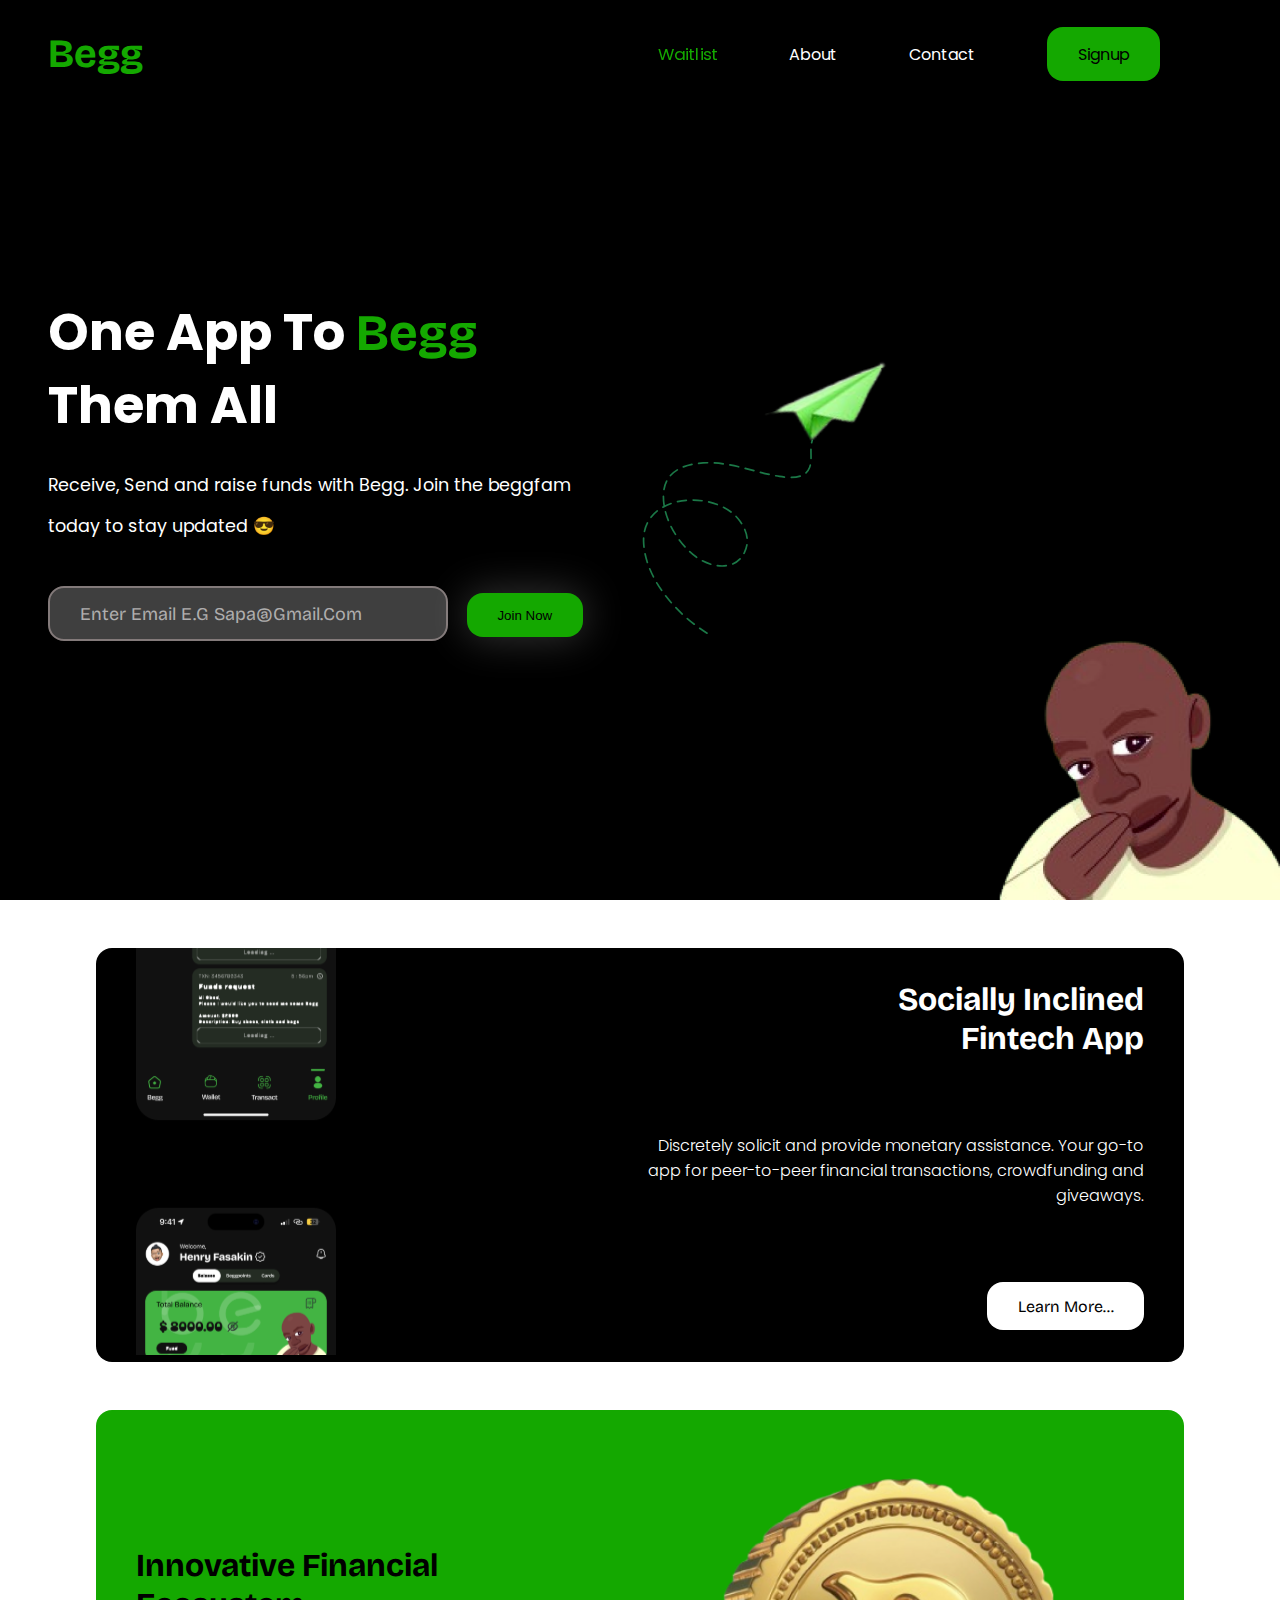
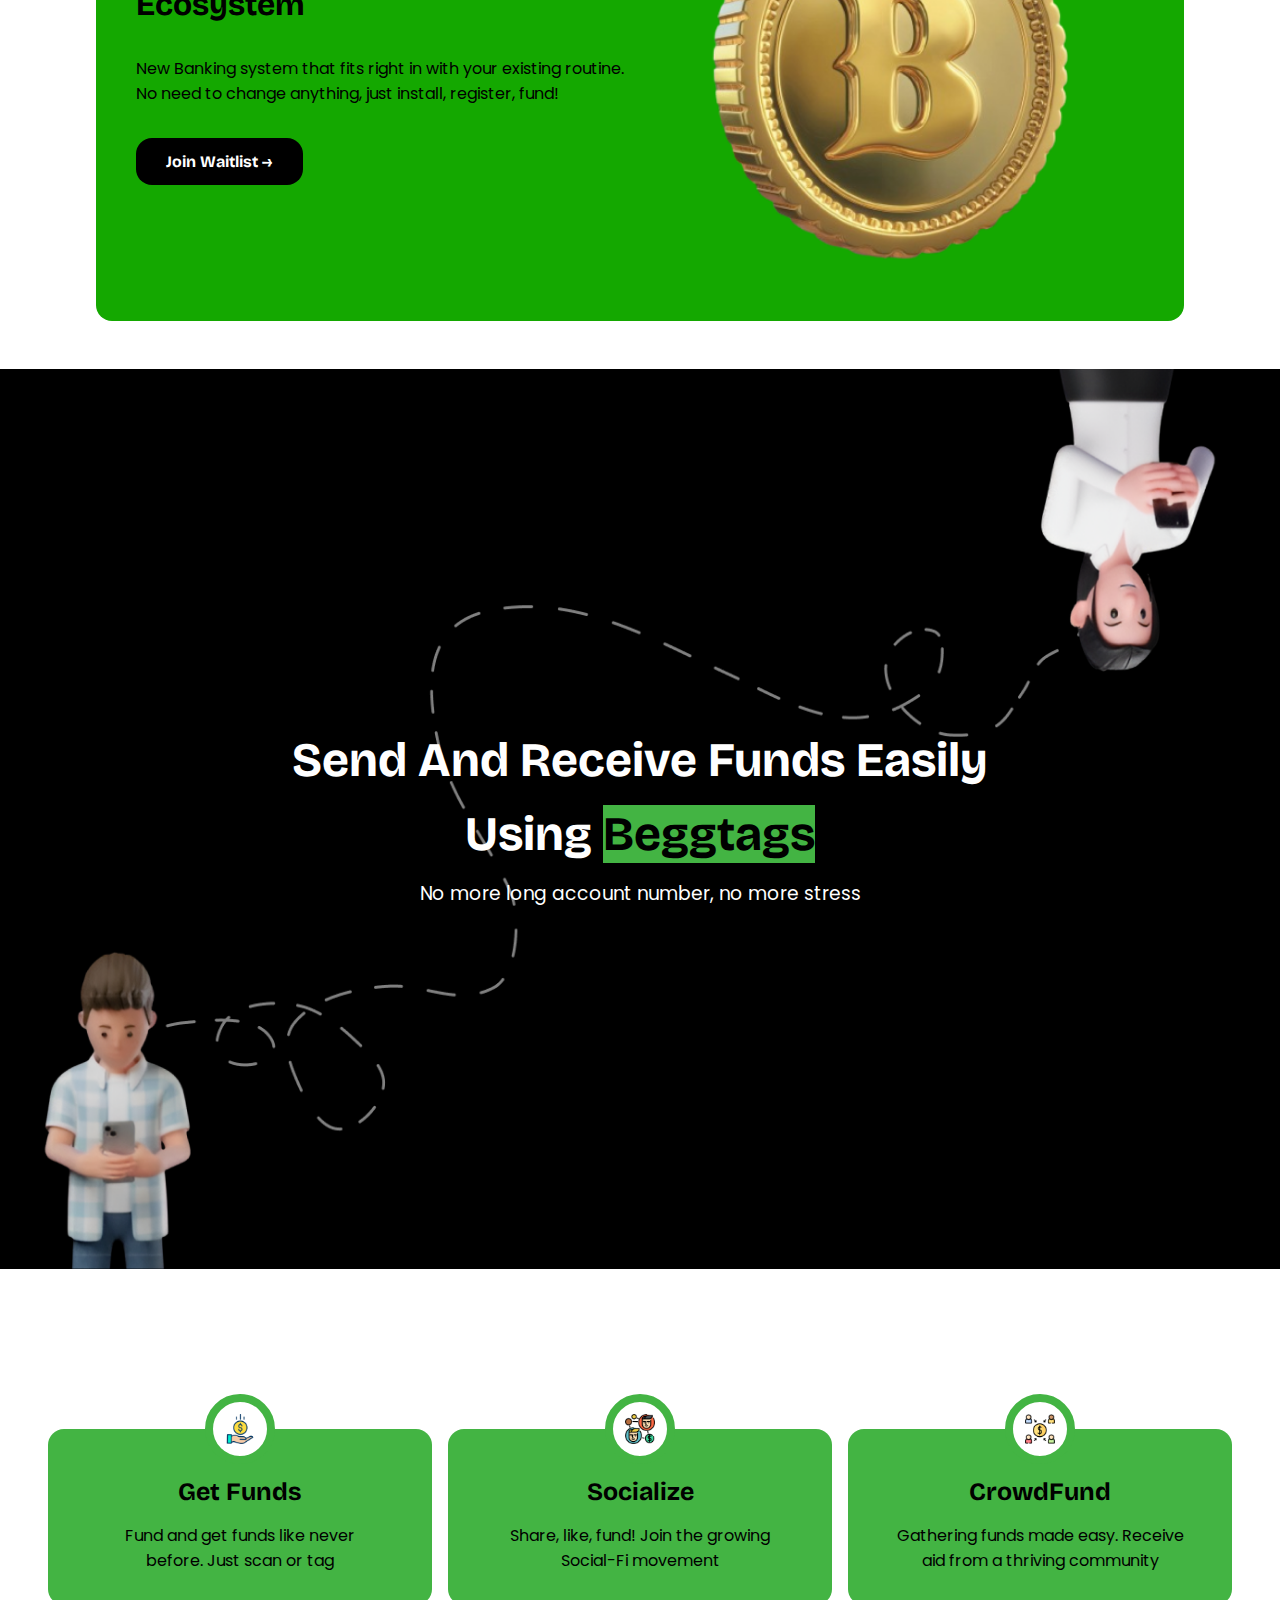
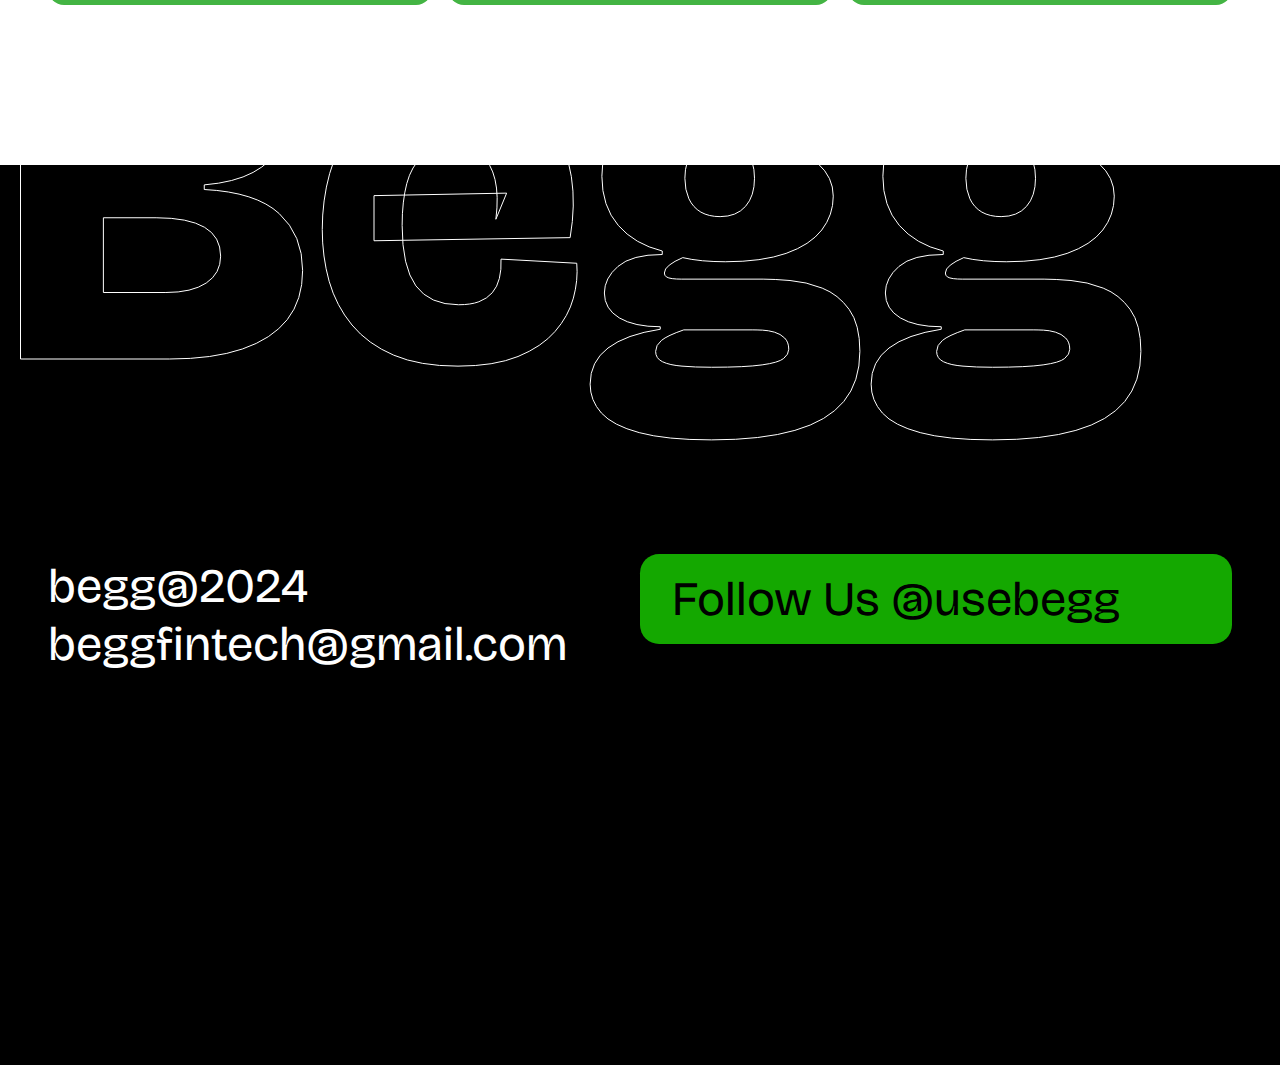
<file: index.html>
<!DOCTYPE html>
<html lang="en">
<head>
    <!-- Google tag (gtag.js) -->
    <script async src="https://www.googletagmanager.com/gtag/js?id=G-X93PS53XDB"></script>
    <script>
        window.dataLayer = window.dataLayer || [];
        function gtag(){dataLayer.push(arguments);}
        gtag('js', new Date());

        gtag('config', 'G-X93PS53XDB');
    </script>
    <meta charset="UTF-8">
    <meta name="viewport" content="width=device-width, initial-scale=1.0">
    <title>Begg Waitlist</title>
    <link rel="stylesheet" href="style.css">
    <link href="https://iconsax.gitlab.io/i/icons.css" rel="stylesheet">
    <link rel="stylesheet" href="https://cdnjs.cloudflare.com/ajax/libs/font-awesome/6.5.2/css/all.min.css" integrity="sha512-SnH5WK+bZxgPHs44uWIX+LLJAJ9/2PkPKZ5QiAj6Ta86w+fsb2TkcmfRyVX3pBnMFcV7oQPJkl9QevSCWr3W6A==" crossorigin="anonymous" referrerpolicy="no-referrer" />
</head>
<body>
    <main>
        <div class="big-wrapper">
            <img src="./assets/beggman.png" alt="Begg illustration" class="shape">
            <header>
                <div class="container">
                    <div class="logo">
                        <!-- <img src="./assets/logo.svg" alt="Logo"> -->
                        <h3>Begg</h3>
                    </div>

                    <div class="links">
                        <ul>
                            <li><a href="#" class="active">Waitlist</a></li>
                            <li><a href="#">About</a></li>
                            <li><a href="#">Contact</a></li>
                            <li><a href="#" class="btn">Signup</a></li>
                        </ul>
                    </div>

                    <div class="overlay"></div>

                    <div class="hamburger-menu">
                        <div class="bar"></div>
                    </div>
                </div>
            </header>

            <div class="showcase-area">
                <div class="container">
                    <div class="left">
                        <div class="big-title">
                            <h1>One app to <span>Begg</span></h1>
                            <h1>them all</h1>
                        </div>
                        <p class="text">Receive, Send and raise funds with Begg. Join the beggfam today to stay updated 😎</p>
                        <form class="cta" id="cta">
                            <input type="text" name="email" id="email" placeholder="Enter Email E.g sapa@gmail.com">
                            <button class="btn">Join now</button>
                        </form>
                    </div>
                    <div class="right">
                        <img src="./assets/send illustration.svg" alt="Begg illustration">
                    </div>
                </div>
            </div>
            <!-- <div class="bottom-area">
                <div class="container">
                    <div class="toggle-btn">
                        <i class="iconsax" icon-name="sun"></i>
                        <i class="iconsax" icon-name="moon"></i>
                    </div>
                </div>  
            </div> -->
        </div>

        <div class="about-section">
            <div class="container">
                <div class="box">
                    <div class="left">
                        <img src="./assets/chat.svg" alt="">
                        <img src="./assets/home.svg" alt="">
                    </div>
                    <div class="right">
                        <div class="heading">
                            <h1>Socially Inclined</h1>
                            <h1> Fintech App</h1>
                        </div>
                        <p>Discretely solicit and provide monetary assistance. Your go-to app for peer-to-peer financial transactions, crowdfunding and giveaways.</p>
                        <div class="btn-secondary">Learn More...</div>
                    </div>
                </div>
            </div>
        </div>
        <div class="token-section">
            <div class="container">
                <div class="box">
                    <div class="left">
                        <div class="heading">
                            <h1>Innovative Financial</h1>
                            <h1>Ecosystem</h1>
                        </div>
                        <p>New Banking system that fits right in with your existing routine. No need to change anything, just install, register, fund!</p>
                        <div class="btn-secondary">Join Waitlist &rarr;</div>
                    </div>
                    <div class="right">
                        <img src="./assets/token.png" alt="beggtokens">
                    </div>
                </div>
            </div>
        </div>

        <div class="play-area">
            <img src="./assets/playarea.png" alt="">
            <div class="container">
                <h1>Send And Receive Funds Easily</h1>
                <h1>Using <span>Beggtags</span></h1>
                <h3>No more long account number, no more stress</h3>
            </div>
        </div>

        <div class="cards-section">
            <div class="container">
                <div class="cards">
                    <div class="img-section"><img src="./assets/request.png" alt="request image"></div>
                    <h3>Get funds</h3>
                    <p>Fund and get funds like never before. Just scan or tag</p>
                    </div>
                <div class="cards">
                    <div class="img-section"><img src="./assets/socialize.png" alt="socialize"></div>
                    <h3>Socialize</h3>
                    <p>Share, like, fund! Join the growing Social-Fi movement</p>
                </div>
                <div class="cards">
                    <div class="img-section"><img src="./assets/crowdfund.png" alt="crowdfund"></div>
                    <h3>CrowdFund</h3>
                    <p>Gathering funds made easy. Receive aid from a thriving community</p>
                </div>
            </div> 
        </div>
        <footer>
            <div class="logo">Begg</div>
            <div class="container">
                <div class="left">
                    <div class="copyright">begg@2024</div>
                    <div class="email">beggfintech@gmail.com</div>
                </div>
                <div class="right">
                    <a class="follow" href="https://twitter.com/intent/follow?screen_name=usebegg">Follow Us @usebegg</a>
                    <div class="icons">
                        <!-- <a href="https://instagram.com/usebegg"><i class="fa-brands fa-facebook"></i></a> -->
                        <a href="https://instagram.com/usebegg"><i class="fa-brands fa-instagram"></i></a>
                        <a href="https://twitter.com/intent/follow?screen_name=usebegg"><i class="fa-brands fa-twitter"></i></a>
                    </div>
                </div>
            </div>
        </footer>
    </main>
    <script src="app.js"></script>
</body>
</html>
</file>
<file: style.css>
@import url('https://fonts.googleapis.com/css2?family=Poppins:ital,wght@0,100;0,200;0,300;0,400;0,500;0,600;0,700;0,800;0,900;1,100;1,200;1,300;1,400;1,500;1,600;1,700;1,800;1,900&display=swap');
@import url('https://fonts.googleapis.com/css2?family=Bricolage+Grotesque:opsz,wght@12..96,200..800&family=Poppins:ital,wght@0,100;0,200;0,300;0,400;0,500;0,600;0,700;0,800;0,900;1,100;1,200;1,300;1,400;1,500;1,600;1,700;1,800;1,900&display=swap');

:root {
    --backgroundColor: #000;
    --textColor: #fff;
    --primaryColor2: #43B443;
    --primaryColor: #14a800;
    --hoverColor2: #32DE84;
    --hoverColor: #43B443;
    --inputColor: #d4cfcf;
    --placeholderColor2: #ebdada;
}

.dark {
    --backgroundColor: #fff;
    --textColor: #000;
    --primaryColor: #43B443;
    --hoverColor: #32DE84;
    --inputColor: #837a7a;
    --placeholderColor: #ebdada;
}

*,
*::before,
*::after {
    padding: 0;
    margin: 0;
    box-sizing: border-box;
}


body {
    font-family: 'Poppins', sans-serif;
}

.iconsax {
    font-size: 30px;
    color: var(--textColor);
}

img {
    width: 100%;
}

a {
    text-decoration: none;
}

.big-wrapper {
    position: relative;
    display: flex;
    flex-direction: column;
    width: 100%;
    padding: 1.7rem 0 2rem;
    min-height: 100vh;
    overflow: hidden;
    background-color: var(--backgroundColor);
    color: var(--textColor);
}

.showcase-area .container {
    padding-top: 10.5em;
}

.container {
    position: relative;
    max-width: 81rem;
    width: 100%;
    margin: 0 auto;
    padding: 0 3rem;
    z-index: 10;
}

header {
    position: relative;
    z-index: 70;
}

header .container {
    display: flex;
    justify-content: space-between;
    align-items: center;
}

.overlay {
    display: none;
}

.logo {
    display: flex;
    align-items: center;
    cursor: pointer;
    height: 50px;
}

.logo img {
    width: 50px;
    height: 50px;
    margin-right: 1.2rem;
    margin-top: 0.6rem;
}

.logo h3 {
    color: var(--textColor);
    font-weight: 700;
    line-height: 1.2;
    font-size: 2.5rem;
    font-family: "Bricolage Grotesque", sans-serif;
    color: var(--primaryColor)
}

header .links ul{
    display: flex;
    list-style: none;
    align-items: center;
}

header .links a {
    color: var(--textColor);
    margin-right: 4.5rem;
    display: inline-block;
    transition: 0.2s;
}

header .links a:hover, header .links a.active {
    color: var(--primaryColor);
    transform: scale(1.05);
}

header .left .cta {
    display: flex;
    width: 100%;
    justify-content: space-between;
}

.cta input {
    border: 2px solid #837a7a;
    border-radius: 16px;
    font-size: 18px;
    padding: 0.9rem 1.9rem;
    text-transform: capitalize;
    outline: none;
    background-color: #3f3f3f;
    font-family: "Bricolage Grotesque", sans-serif;
    color: var(--textColor);
    margin-right: 15px;
    flex: 3;
    min-width: 400px;
}

.cta input::placeholder {
    color: #afaeae;
}

.cta .btn {
    flex: 1;
}

.btn {
    display: inline-block;
    color: var(--backgroundColor) !important;
    background-color: var(--primaryColor);
    border-radius: 16px;
    padding: 0.9rem 1.9rem;
    text-transform: capitalize;
    transition: 0.3s ease-in-out;
    border: none;
    outline: none;
}

.btn:hover {
    background-color: var(--hoverColor);
    transform: scale(1) !important;
}

header .hamburger-menu {
    width: 2rem;
    height: 2rem;
    display: flex;
    justify-content: center;
    align-items: center;
    cursor: pointer;
    position: relative;
    z-index: 99;
    display: none;
}

header .hamburger-menu .bar {
    position: relative;
    height: 3px;
    width: 100%;
    background-color: var(--textColor);
    transition: .5s;
    border-radius: 3px;
}

.bar::before, .bar::after {
    content: "";
    position: absolute;
    width: 100%;
    height: 100%;
    background-color: var(--textColor);
    border-radius: 3px;
}

.bar::before {
    transform: translateY(-8px);
}

.bar::after {
    transform: translateY(8px);
}

.big-wrapper.active .hamburger-menu .bar {
    background-color: transparent;
}

.big-wrapper.active .hamburger-menu .bar::before {
    transform: translateY(0) rotate(-45deg);
}
.big-wrapper.active .hamburger-menu .bar::after {
    transform: translateY(0) rotate(45deg);
}

.showcase-area .container {
    display: grid;
    grid-template-columns: 1fr 1fr;
    align-items: center;
    margin-top: 3rem;
    justify-content: center;
}

.showcase-area .container .right{
    display: grid;
    grid-template-columns: repeat(2, 1fr);
    align-items: center;
    justify-content: center;
}

.right img {
    height: 100%;
    width: 100%;
}

.big-title {
    font-size: 1.6rem;
    text-transform: capitalize;
    line-height: 1.4;
}

.big-title h1 span {
    color: var(--primaryColor);
    font-family: 'Bricolage Grotesque', sans-serif;
}

.text {
    font-size: 1.1rem;
    margin: 1.5rem 0 2.5rem;
    max-width: 550px;
    line-height: 2.3;
}

.showcase-area .btn {
    box-shadow: 0 0 40px 2px rgba(255, 255, 255, 0.2);
}

.toggle-btn {
    display: flex;
    border: none;
    background: var(--primaryColor);
    color: var(--textColor);
    outline: none;
    cursor: pointer;
    height: 45px;
    width: 45px;
    border-radius: 50%;
    padding: 5px;
    align-items: center;
    justify-content: center;
    transition: 0.3s;
}

.toggle-btn:hover {
    background-color: var(--hoverColor);
    
}

.toggle-btn:hover i {
    color: var(--backgroundColor);
    font-weight: bold;
}

.toggle-btn i {
    line-height: 39px;
    padding: 20px;
}

.toggle-btn i:last-child {
    display: none;
}

.shape {
    position: absolute;
    z-index: 0;
    height: 300px;
    width: 300px;
    bottom: 0;
    right: 0;
}

.about-section, .token-section {
    display: flex;
    padding: 3rem;
}

.token-section {
    padding-top: 0;
}

.about-section .container .box, .token-section .container .box {
    position: relative;
    display: grid;
    grid-template-columns: repeat(2, 1fr);
    color: var(--textColor);
    padding: 0 2.5rem;
    background-color: var(--backgroundColor);
    border-radius: 1em;
}

.about-section .container .box .left {
    display: block;
    flex: 1;
    width: 300px;
}

.about-section .container .box .left img {
    height: 200px;
    width: 200px;
}

.about-section .container .box .right,
.token-section .container .box .left {
    display: flex;
    flex: 2;
    align-items: end;
    padding: 2rem 0;
    flex-direction: column;
    justify-content: space-between;
    color: var(--textColor);
    background-color: var(--backgroundColor);
    font-family: "Bricolage Grotesque", sans-serif;
    text-align: right;
}

.container .box .right .heading {
    display: flex;
    flex-direction: column;
    align-content: end;
}

.container .box  p {
    font-weight: 300;
    font-family: "Poppins", sans-serif;
}

.container .box .right .btn-secondary, .token-section .box .left .btn-secondary {
    background: var(--textColor);
    color: var(--backgroundColor);
    border-radius: 16px;
    padding: 0.9rem 1.9rem;
}

.token-section .container .box {
    background-color: var(--primaryColor);
    color: var(--backgroundColor);
}

.token-section .container .box .left {
    background-color: var(--primaryColor);
    color: var(--backgroundColor);
    display: flex;
    flex-direction: column;
    justify-content: center;
    text-align: left;
    align-items: flex-start;
}

.token-section .container .box .left .btn-secondary {
    background-color: var(--backgroundColor);
    color: var(--textColor);
    font-weight: bold;
}

.token-section .container .box .left p {
    font-weight: 400;
    margin: 2rem 0;
}

.play-area {
    position: relative;
    height: 100vh;
    display: flex;
    justify-content: center;
    align-items: center;
    background-color: var(--backgroundColor);
    color: var(--textColor);
}

.play-area img {
    height: 100%;
    max-width: 81rem;
    left: calc(50% - 40rem);
    position: absolute;
}

.play-area .container {
    display: flex;
    flex-direction: column;
    align-items: center;
}

.play-area .container h1 {
    font-size: 3rem;
    font-weight: 700;
    font-family: "Bricolage Grotesque", sans-serif;
    margin-bottom: 1rem;
}

.play-area .container h1 span {
    background-color: var(--hoverColor);
    color: var(--backgroundColor);
}

.play-area .container h3 {
    font-weight: 400;
}

.cards-section {
    display: flex;
    justify-content: center;
}

.cards-section .container{
    margin: 10rem 0;
    display: grid;
    grid-template-columns: repeat(3, 1fr);
    gap: 1rem;
}

.cards-section .cards {
    position: relative;
    padding: 2rem 3rem;
    background-color: var(--hoverColor);
    border-radius: 16px;
    text-align: center;
}

.cards-section .cards .img-section {
    position: absolute;
    background-color: var(--textColor);
    padding: 0.5rem;
    width: 70px;
    height: 70px;
    border-radius: 50%;
    display: flex;
    justify-content: center;
    align-items: center;
    top: -35px;
    left: calc(50% - 35px);
    border: 8px solid var(--hoverColor);
}

.cards-section .cards img {
    height: 30px;
    width: 30px;
}

.cards-section .cards h3 {
    margin: 1rem;
    font-size: 25px;
    font-family: "Bricolage Grotesque", sans-serif;
    font-weight: 700;
    text-transform: capitalize;
}

footer {
    height: 100vh;
    font-size: 3em;
    width: 100%;
    background-color: var(--backgroundColor);
    color: var(--textColor);
    font-family: "Bricolage Grotesque", sans-serif;
    display: flex;
    justify-content: center;
}

footer .container {
    display: grid;
    grid-template-columns: 1fr 1fr;
    height: 100%;
}

footer .container .left, footer .container .right {
    display: flex;
    height: 100%;
    flex-direction: column;
    justify-content: center;
    flex: 1;
}

footer .logo {
    position: absolute;
    left: 0;
    font-size: 40vw;
    font-weight: 900;
    font-family: "Bricolage Grotesque", sans-serif;
    -webkit-text-stroke: 1px var(--textColor); /* For Safari/Chrome */
    text-stroke: 1px var(--textColor); /* Standard syntax */
    color: transparent; /* Hide the original text color */
}

.follow {
    background-color: var(--primaryColor);
    padding: 1rem 2rem;
    color: var(--backgroundColor);
    border-radius: 0.4em;
    max-width: 100%;
}

.icons {
    margin-top: 2rem;
    display: flex;
    /* justify-content: space-between; */
}

.icons a {
    color: var(--textColor);
    margin-right: 1.5em;
}

.icons a i {
    font-size: 80px;
}

/* Handle responsiveness of the page for tab screens */
@media screen and (max-width: 980px) {
    .big-wrapper {
        justify-content: space-between;
    }
    header .hamburger-menu {
        display: flex;
    }

    .links {
        position: fixed;
        width: 100%;
        top: 0;
        right: 0;
        max-width: 450px;
        height: 100%;
        background-color: var(--primaryColor);
        z-index: 95;
        display: flex;
        justify-content: center;
        align-items: center;
        transform: translateX(100%);
        transition: .5s;
    }

    .links ul {
        flex-direction: column;
    }

    .links ul li a {
        color: var(--backgroundColor);
        padding: 2rem 0;
        margin-right: 0;
    }

    .links ul li a:hover {
        color: var(--textColor);
    }

    header .links a.active {
        color: var(--textColor);
    }

    .links .btn {
        background: none;
    }

    footer .container {
        grid-template-columns: 1fr;
    }

    .overlay {
        display: block;
        position: fixed;
        top: 0;
        left: 0;
        right: 0;
        bottom: 0;
        background-color: rgba(0, 0, 0, 0.7);
        opacity: 0;
        pointer-events: none;
    }

    .big-wrapper.active .links {
        transform: translateX(0);
        box-shadow: 0 0 50px 2px rgba(0, 0, 0, 0.4);
    }

    .big-wrapper.active .overlay {
        pointer-events: all;
        opacity: 1;
    }

    .showcase-area {
        padding: 2.5rem 0;
        max-width: 700px;
        margin: 0 auto;
    }

    .showcase-area .container {
        grid-template-columns: 1fr;
        justify-content: center;
        grid-gap: 2rem;
    }

    .showcase-area .container .right img {
        width: 100%;
        transform: none;
    }

    .play-area img {
        left: 0;
    }

    .cards-section .container {
        grid-template-columns: 1fr;
        grid-gap: 4em;
    }
}

/* Handle responsiveness for mobile screens */
@media screen and (max-width: 750px) {

    header .container{
        padding: 0 2rem;
    }

    .showcase-area {
        display: flex;
        align-items: center;
        justify-content: center;
        max-width: 100vw;
    }

    .showcase-area .container {
        display: flex;
        flex-direction: column;
        padding: 1.5rem;
        margin: 0 0.5rem;
        overflow: scroll;
        grid-gap: 0;
        justify-content: left;
        text-align: left;
    }

    .showcase-area .container .left {
        width: 100%;
        flex: 1;
        display: flex;
        flex-direction: column;
        text-align: left;
    }

    .showcase-area .container .left p {
        line-height: 1.5;
        text-align: left;
    }

    .showcase-area .container .left input {
        width: 100%;
        min-width: 200px;
    }

    .big-title {
        font-size: 1.5rem;
        text-align: left;
        line-height: 1;
    }

    .big-title span {
        font-family: "Bricolage Grotesque", sans-serif;
    }

    .text {
        text-align: center;
    }

    .cta {
        flex-direction: column;
    }

    .cta .btn , .cta input{
        width: 100%;
    }

    .cta .btn {
        margin-top: 1rem;
        text-align: center;
    }

    .about-section, .token-section {
        padding: 2rem 0;
    }

    .token-section {
        padding-top: 0;
    }

    .about-section .container, .token-section .container {
        padding: 0 1.5rem;
    }

    .about-section .container .box, .token-section .container .box{
        grid-template-columns: 1fr;
        padding: 0 1.5rem;
        position: relative;
        width: 100%;
    }

    .about-section .container .box .left {
        position: absolute;
        display: none;
    }

    .about-section .container .box .right {
        width: 100%;
        align-items: start;
        text-align: left;        
    }

    .about-section .container .box .right .heading,
    .token-section .container .box .left .heading {
        margin-bottom: 0.5rem;
    }

    .about-section .container .box .right .heading h1,
    .token-section .container .box .left .heading h1 {
        text-align: left;
        font-size: 1.5rem;
    }

    .about-section .container .box .right p, .token-section .container .box .left p {
        font-size: 0.9rem;
    }

    .token-section .container .box .left p {
        font-weight: 400;
        margin: 0.5rem 0;
    }

    .token-section .container .box .right img {
        display: none;
    }

    .btn-secondary {
        width: 100%;
        text-align: center;
        font-weight: bold;
        margin-top: 0.5rem;
        border: none;
        outline: none;
    }

    .cards-section .container {
        margin: 4em 0;
    }

    footer {
        height: 50vh;
    }

    footer .container {
        max-width: 100vw;
    }

    footer .container .left {
        display: flex;
        flex-direction: column;
        justify-content: end;
        font-size: 1.5rem;
        max-width: 100%;
    }

    footer .follow {
        font-size: 1.1rem;
    }

    .play-area {
        height: 40vh;
    }

    .play-area .container {
        padding: 0 1.5rem;
        align-items: start;
    }

    .play-area .container h1 {
        font-size: 2.1rem;
        text-align: left;
        margin-bottom: 0;
    }

    .play-area .container h3 {
        font-weight: 400;
        font-size: 1rem;
        margin-top: 1rem;
        text-align: left;
    }

    .icons {
        justify-content: space-between;
    }

    .icons a {
        margin: 0;
    }

    .icons a i {
        font-size: 50px;
    }
}
</file>
